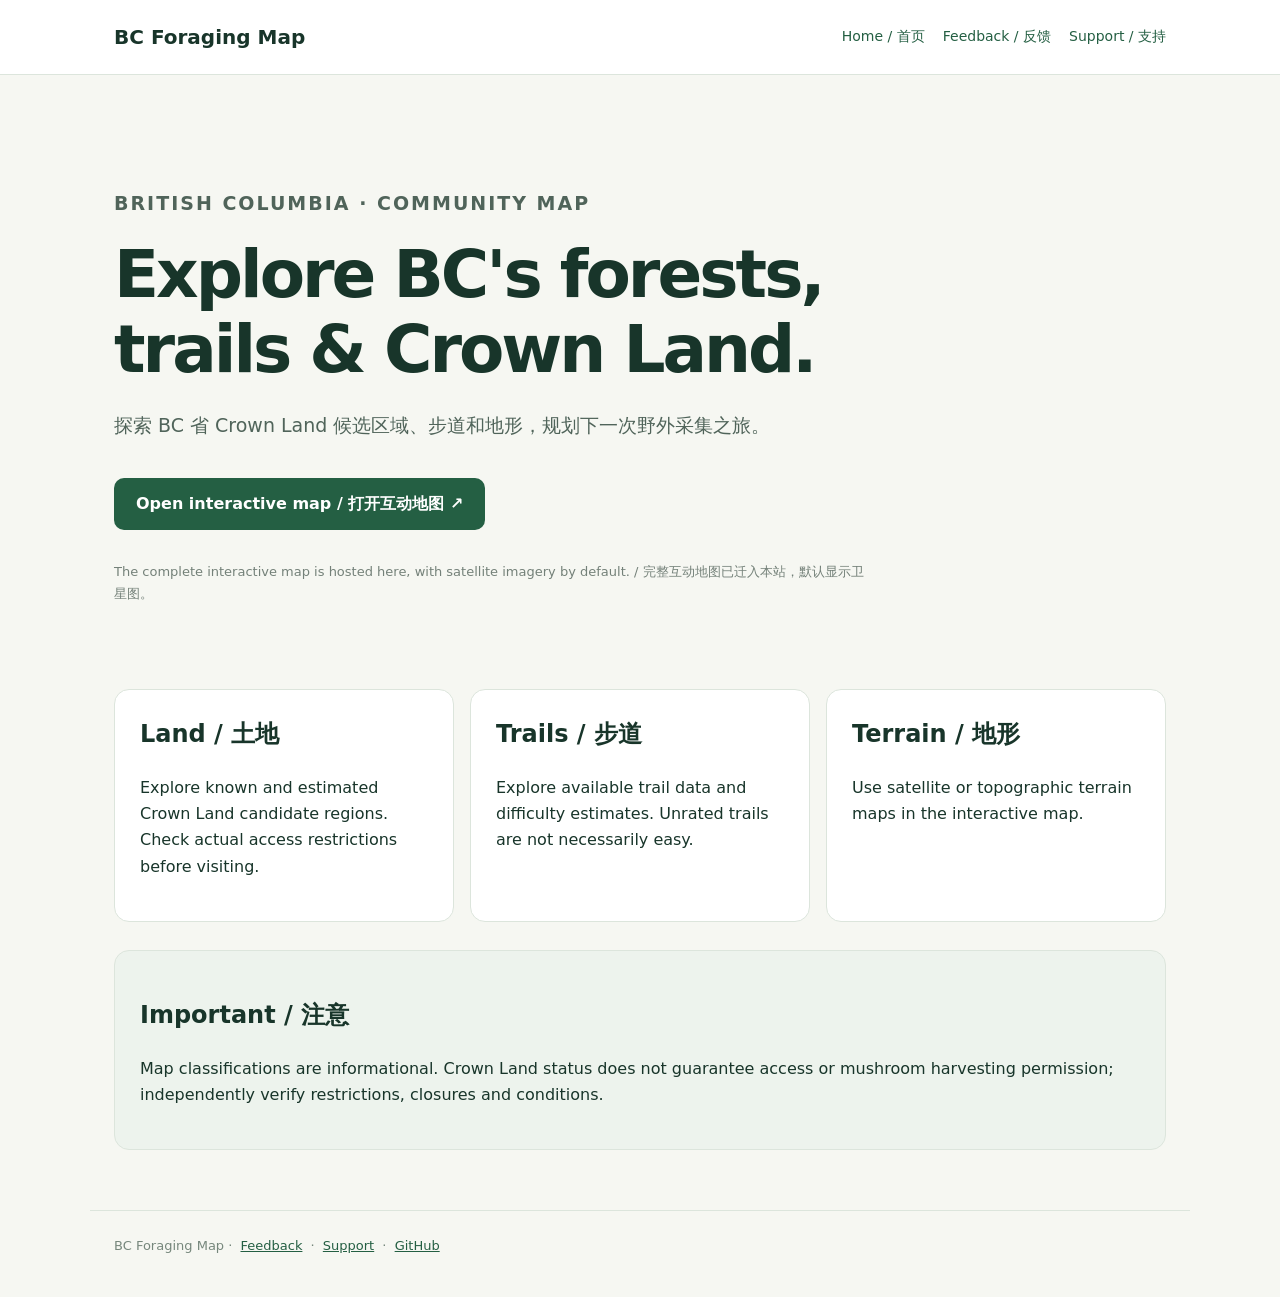
<file: index.html>
<!doctype html><html lang="en"><head><meta charset="utf-8"><meta name="viewport" content="width=device-width,initial-scale=1"><title>BC Foraging Map — Explore Crown Land, Trails & Terrain</title><meta name="description" content="Explore British Columbia's Crown Land candidate areas, trails and terrain. Community mapping project for outdoor foraging enthusiasts."><link rel="stylesheet" href="style.css"></head><body><header><div class="wrap nav"><a class="brand" href="./">BC Foraging Map</a><nav><a href="./">Home / 首页</a><a href="feedback.html">Feedback / 反馈</a><a href="donate.html">Support / 支持</a></nav></div></header><main class="wrap"><div class="hero"><p class="eyebrow">BRITISH COLUMBIA · COMMUNITY MAP</p><h1>Explore BC's forests, trails & Crown Land.</h1><p>探索 BC 省 Crown Land 候选区域、步道和地形，规划下一次野外采集之旅。</p><a class="primary" href="map/" rel="noopener">Open interactive map / 打开互动地图 ↗</a><p class="small">The complete interactive map is hosted here, with satellite imagery by default. / 完整互动地图已迁入本站，默认显示卫星图。</p></div><section class="three"><article><h2>Land / 土地</h2><p>Explore known and estimated Crown Land candidate regions. Check actual access restrictions before visiting.</p></article><article><h2>Trails / 步道</h2><p>Explore available trail data and difficulty estimates. Unrated trails are not necessarily easy.</p></article><article><h2>Terrain / 地形</h2><p>Use satellite or topographic terrain maps in the interactive map.</p></article></section><section class="notice"><h2>Important / 注意</h2><p>Map classifications are informational. Crown Land status does not guarantee access or mushroom harvesting permission; independently verify restrictions, closures and conditions.</p></section></main><footer class="wrap">BC Foraging Map · <a href="feedback.html">Feedback</a> · <a href="donate.html">Support</a> · <a href="https://github.com/yaden27/BC-Foraging-Map">GitHub</a></footer></body></html>
</file>
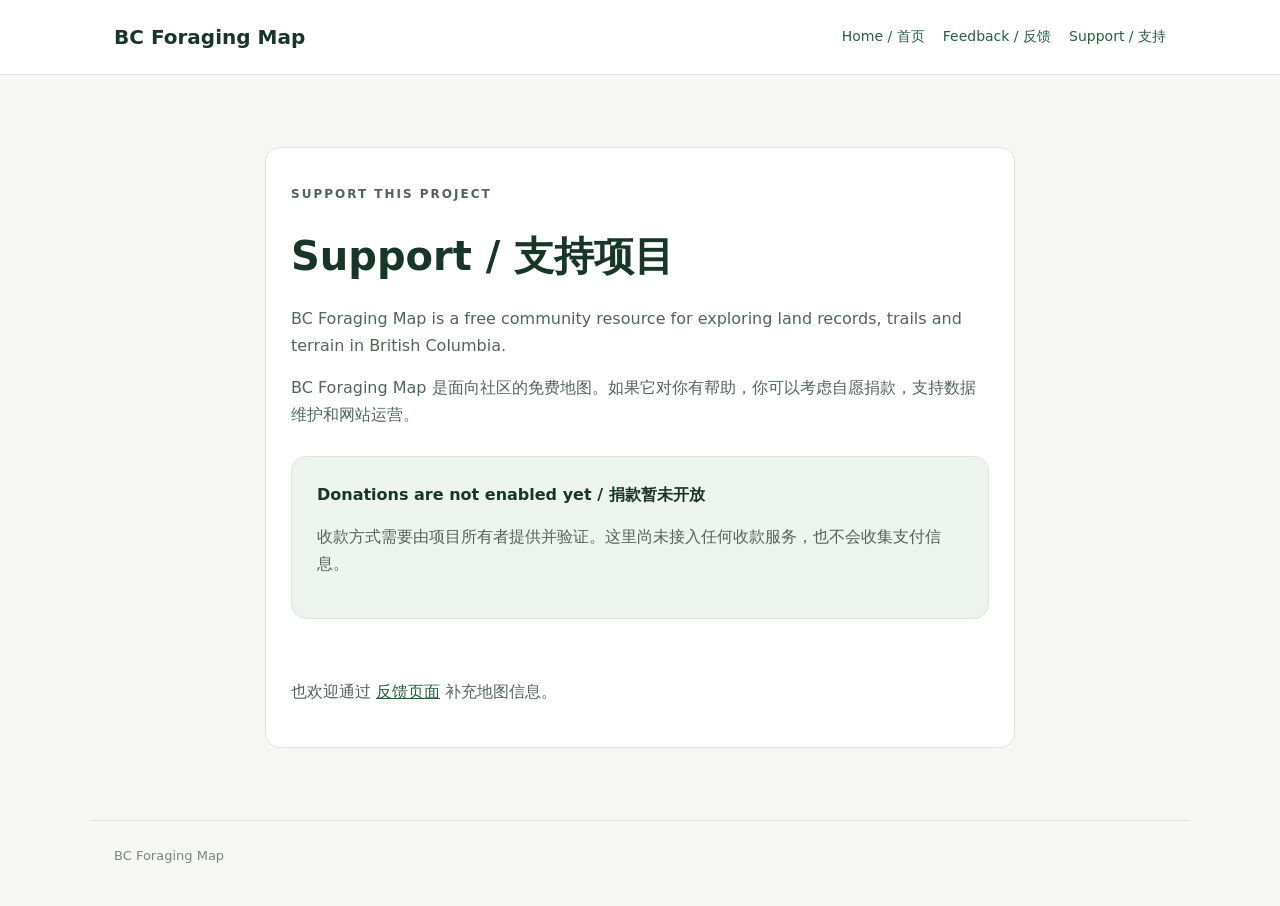
<file: donate.html>
<!doctype html><html lang="en"><head><meta charset="utf-8"><meta name="viewport" content="width=device-width,initial-scale=1"><title>Support — BC Foraging Map</title><link rel="stylesheet" href="style.css"></head><body><header><div class="wrap nav"><a class="brand" href="./">BC Foraging Map</a><nav><a href="./">Home / 首页</a><a href="feedback.html">Feedback / 反馈</a><a href="donate.html">Support / 支持</a></nav></div></header><main class="wrap"><div class="panel"><p class="eyebrow">SUPPORT THIS PROJECT</p><h1>Support / 支持项目</h1><p>BC Foraging Map is a free community resource for exploring land records, trails and terrain in British Columbia.</p><p>BC Foraging Map 是面向社区的免费地图。如果它对你有帮助，你可以考虑自愿捐款，支持数据维护和网站运营。</p><section class="notice"><strong>Donations are not enabled yet / 捐款暂未开放</strong><p>收款方式需要由项目所有者提供并验证。这里尚未接入任何收款服务，也不会收集支付信息。</p></section><p>也欢迎通过 <a href="feedback.html">反馈页面</a> 补充地图信息。</p></div></main><footer class="wrap">BC Foraging Map</footer></body></html>
</file>
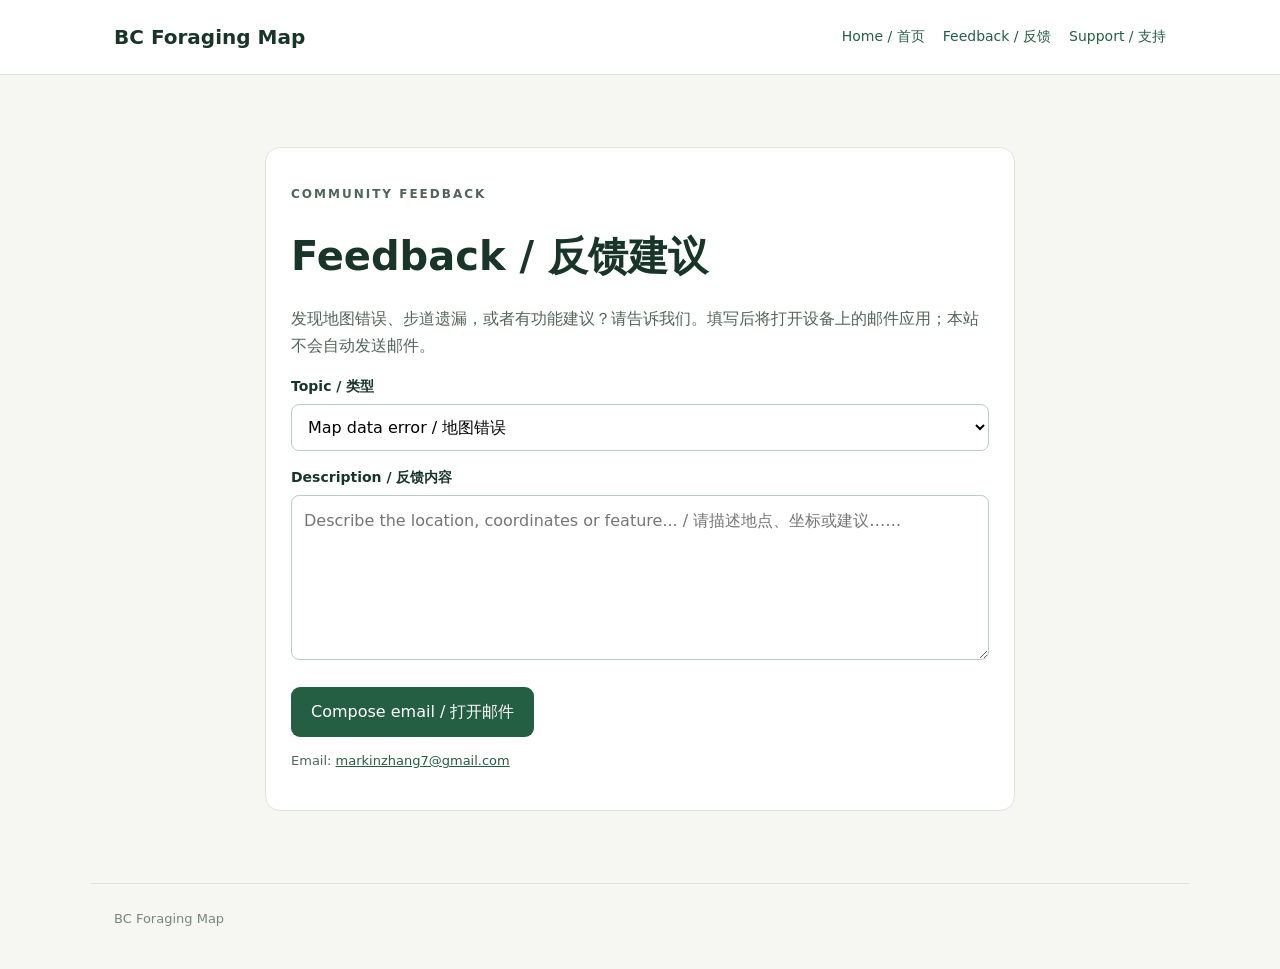
<file: feedback.html>
<!doctype html><html lang="en"><head><meta charset="utf-8"><meta name="viewport" content="width=device-width,initial-scale=1"><title>Feedback — BC Foraging Map</title><link rel="stylesheet" href="style.css"></head><body><header><div class="wrap nav"><a class="brand" href="./">BC Foraging Map</a><nav><a href="./">Home / 首页</a><a href="feedback.html">Feedback / 反馈</a><a href="donate.html">Support / 支持</a></nav></div></header><main class="wrap"><div class="panel"><p class="eyebrow">COMMUNITY FEEDBACK</p><h1>Feedback / 反馈建议</h1><p>发现地图错误、步道遗漏，或者有功能建议？请告诉我们。填写后将打开设备上的邮件应用；本站不会自动发送邮件。</p><form id="feedbackForm"><label for="category">Topic / 类型</label><select id="category"><option>Map data error / 地图错误</option><option>Trail information / 步道信息</option><option>Feature suggestion / 功能建议</option><option>Other / 其他</option></select><label for="message">Description / 反馈内容</label><textarea id="message" required minlength="5" placeholder="Describe the location, coordinates or feature... / 请描述地点、坐标或建议……"></textarea><button type="submit">Compose email / 打开邮件</button></form><p class="small">Email: <a href="mailto:markinzhang7@gmail.com">markinzhang7@gmail.com</a></p></div></main><footer class="wrap">BC Foraging Map</footer><script>document.getElementById('feedbackForm').addEventListener('submit',e=>{e.preventDefault();const topic=document.getElementById('category').value;const message=document.getElementById('message').value.trim();if(!message)return;const subject='BC Foraging Map feedback: '+topic;const body='Topic: '+topic+'\n\n'+message+'\n\nMap URL (optional): ';window.location.href='mailto:markinzhang7@gmail.com?subject='+encodeURIComponent(subject)+'&body='+encodeURIComponent(body);});</script></body></html>
</file>
<file: style.css>
:root{--ink:#18352a;--muted:#64756e;--bg:#f6f7f2;--line:#dce5dc;--accent:#245f43}*{box-sizing:border-box}body{margin:0;background:var(--bg);color:var(--ink);font:16px/1.65 system-ui,-apple-system,"Segoe UI",sans-serif}a{color:var(--accent)}.wrap{max-width:1100px;margin:auto;padding:0 24px}header{background:white;border-bottom:1px solid var(--line)}.nav{display:flex;justify-content:space-between;align-items:center;gap:16px;min-height:74px}.brand{font-size:20px;font-weight:800;text-decoration:none;color:var(--ink)}nav{display:flex;gap:18px;flex-wrap:wrap}nav a{font-size:14px;text-decoration:none}.hero{padding:94px 0 72px;max-width:760px}.eyebrow{font-size:12px;letter-spacing:2px;font-weight:700;color:#678c70}.hero h1{font-size:clamp(36px,6vw,66px);letter-spacing:-.045em;line-height:1.13;margin:12px 0 22px}.hero p{font-size:19px;color:#50645a}.primary{display:inline-block;background:var(--accent);color:white;padding:13px 22px;border-radius:10px;text-decoration:none;font-weight:700;margin:18px 0}.small,.hero .small{font-size:13px;color:#748179}.three{display:grid;grid-template-columns:repeat(3,1fr);gap:16px}.three article,.notice,.panel{border:1px solid var(--line);border-radius:15px;padding:25px;background:white}.three h2{margin-top:0}.notice{margin:28px 0 60px;background:#edf3ed}.panel{max-width:750px;margin:72px auto}.panel h1{font-size:40px;line-height:1.2}.panel p{color:#50645a}label{font-size:14px;font-weight:650;display:block;margin:15px 0 6px}textarea,select{width:100%;padding:12px;border:1px solid #bacfc0;border-radius:8px;font:inherit;background:white}textarea{min-height:165px;resize:vertical}button{border:0;cursor:pointer;background:var(--accent);color:white;border-radius:9px;padding:12px 20px;font:inherit;margin-top:18px}footer{border-top:1px solid var(--line);padding-top:24px!important;padding-bottom:40px!important;color:#76877c;font-size:13px}footer a{margin:0 4px}@media(max-width:650px){.nav{align-items:flex-start;flex-direction:column;padding-top:12px;padding-bottom:12px}nav{gap:12px}.hero{padding:56px 0}.three{grid-template-columns:1fr}.panel{margin:32px auto}}
</file>
